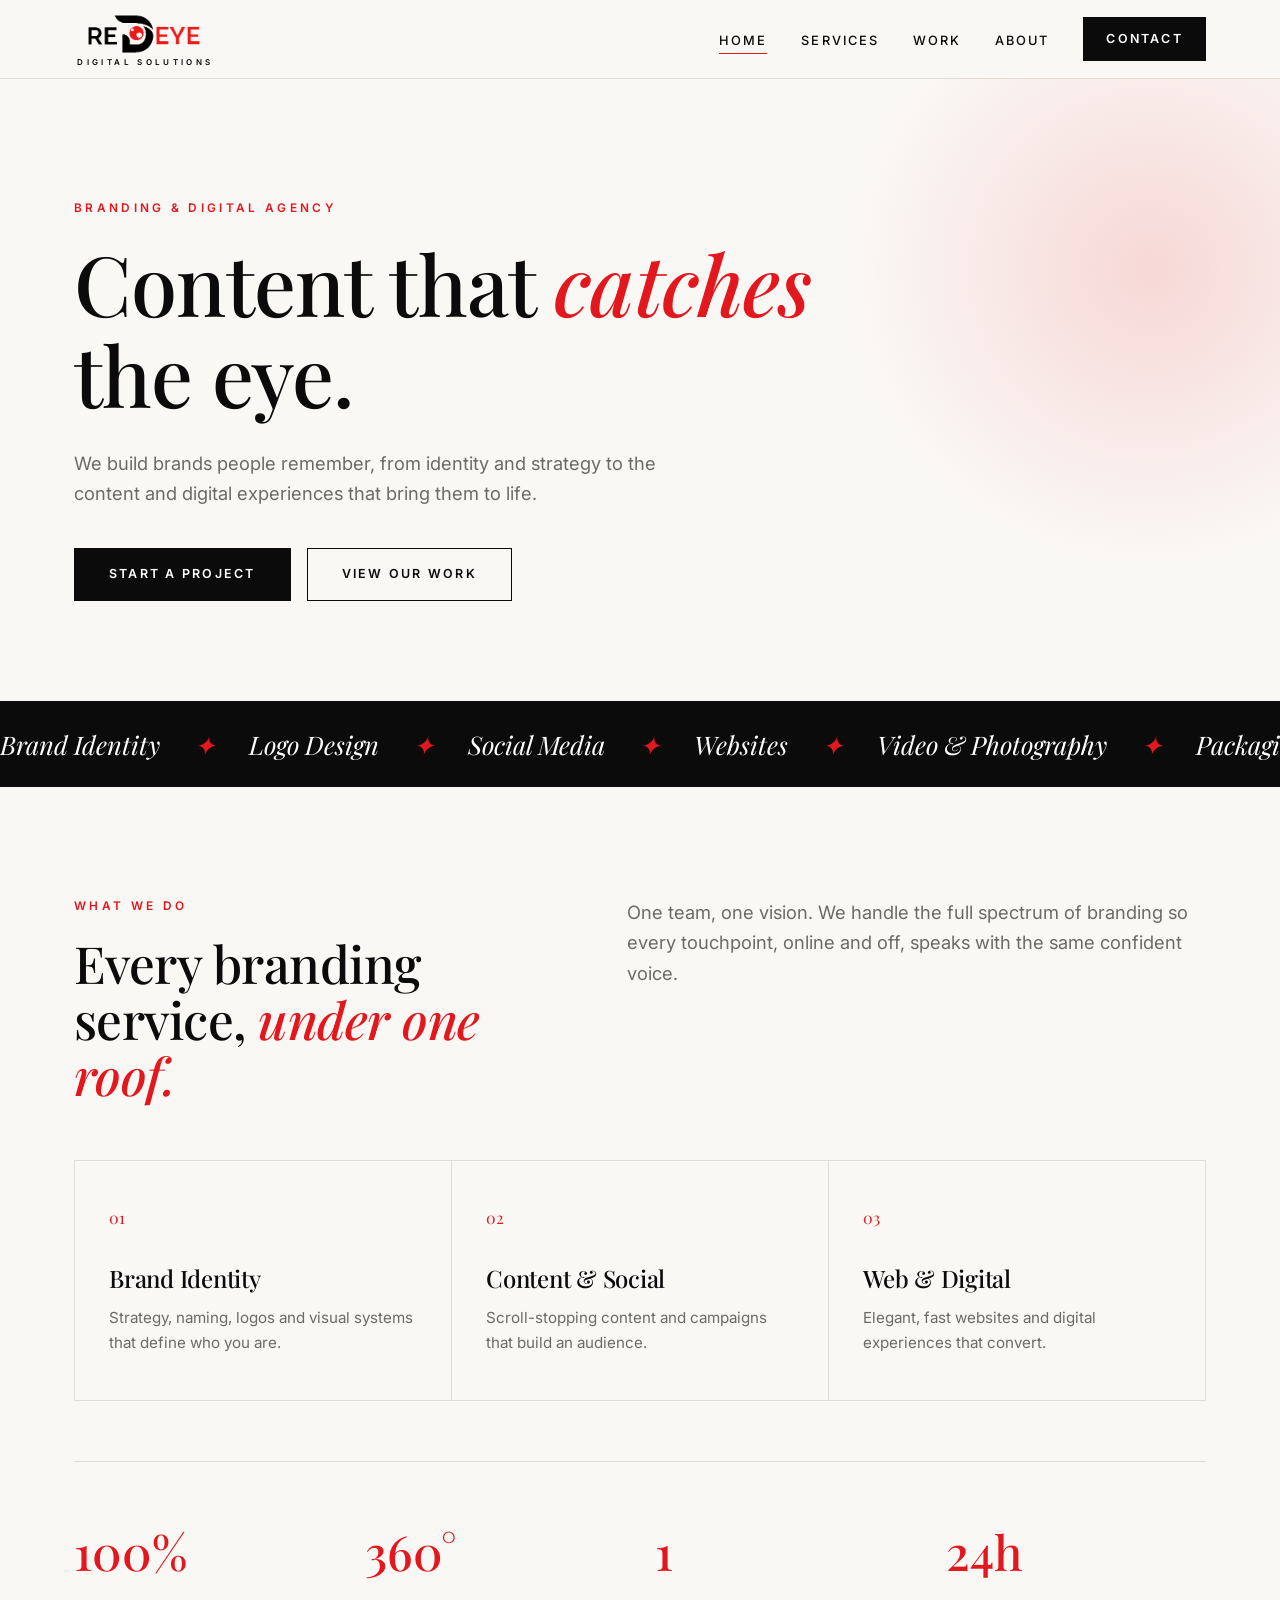
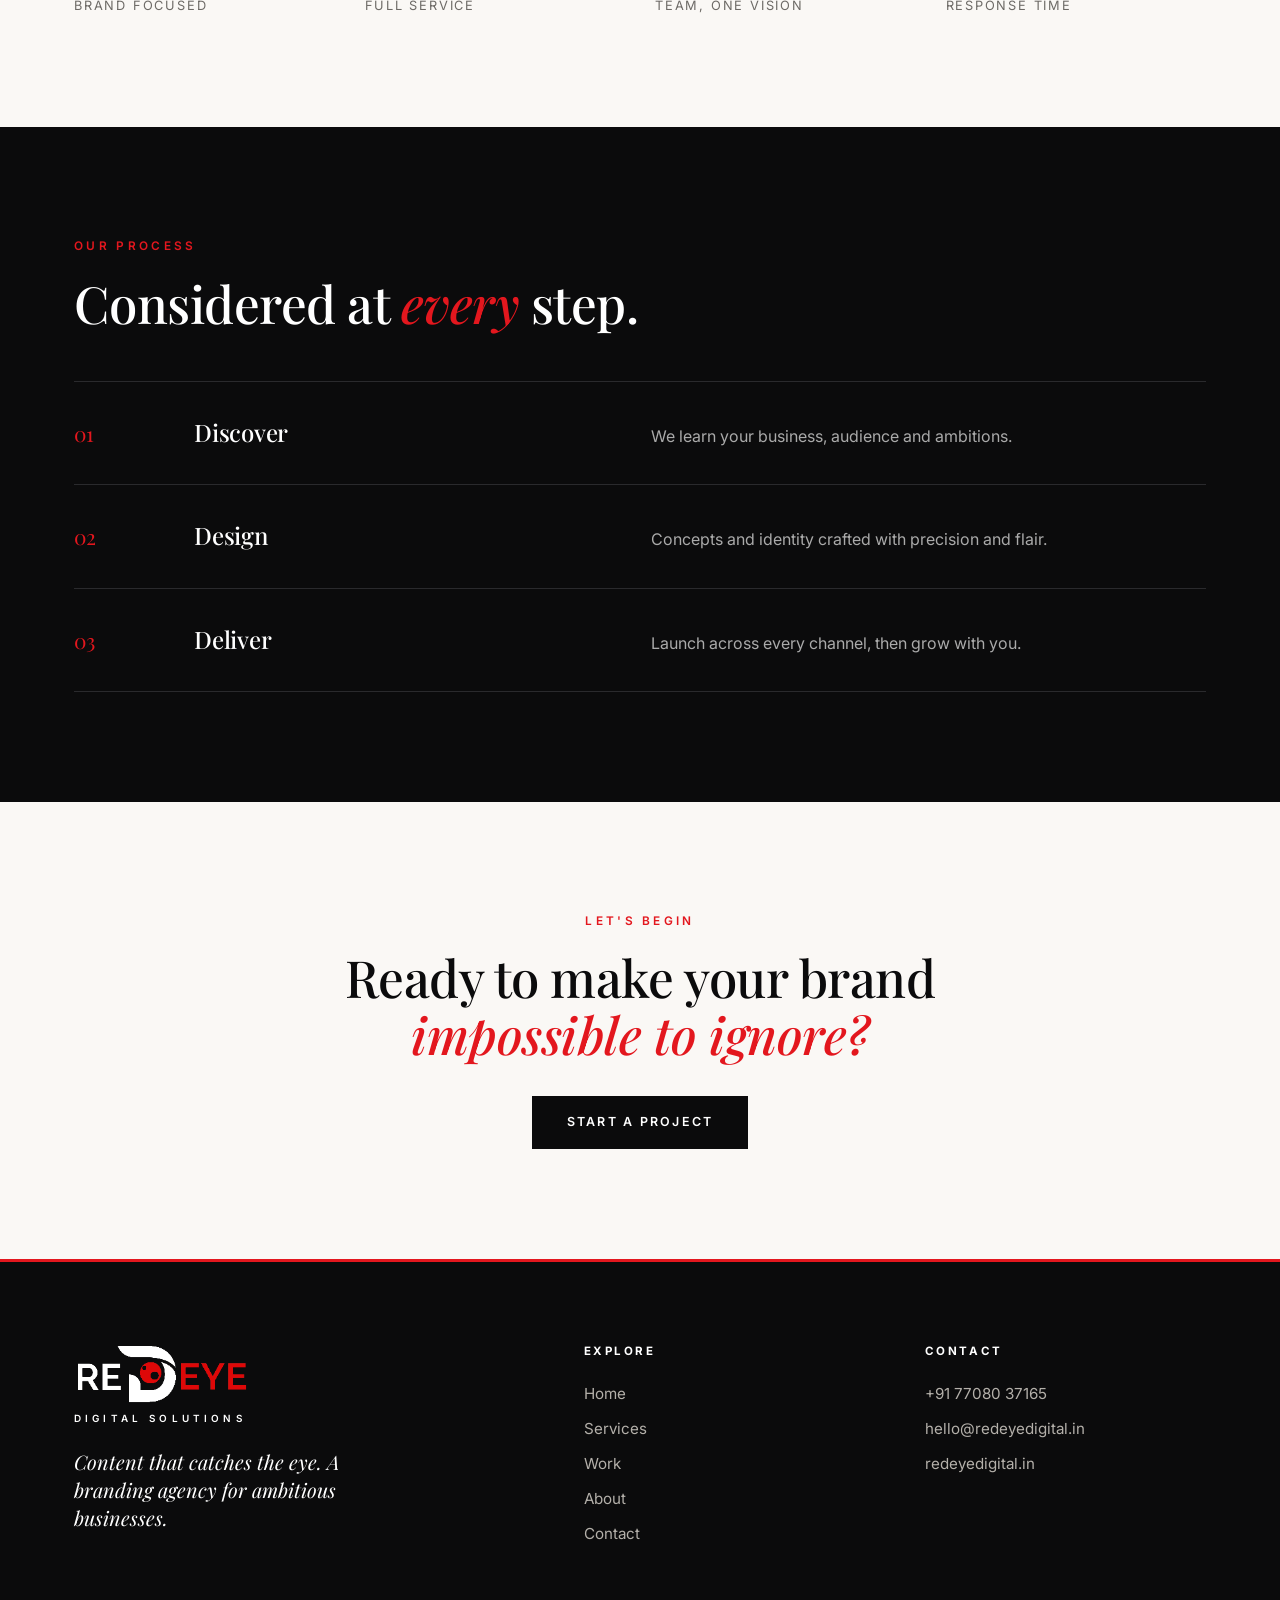
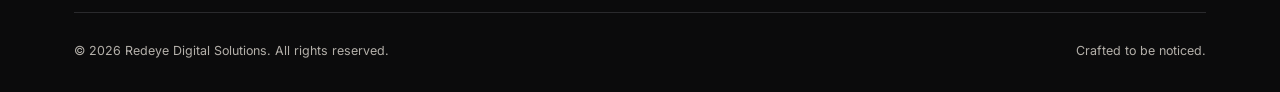
<file: index.html>
<!doctype html>
<html lang="en"><head><meta charset="utf-8"><meta name="viewport" content="width=device-width,initial-scale=1">
<title>Redeye Digital Solutions | Branding Agency</title><meta name="description" content="Redeye Digital Solutions is a branding agency creating content that catches the eye.">
<link rel="icon" href="assets/logo.png">
<link rel="preconnect" href="https://fonts.googleapis.com"><link rel="preconnect" href="https://fonts.gstatic.com" crossorigin>
<link href="https://fonts.googleapis.com/css2?family=Inter:wght@400;500;600&family=Playfair+Display:ital,wght@0,400;0,500;1,400;1,500&display=swap" rel="stylesheet">
<link rel="stylesheet" href="assets/style.css"></head><body>
<header><div class="wrap nav"><a class="brand" href="index.html" aria-label="Redeye Digital Solutions"><img src="assets/logo.png" alt="Redeye"><small>Digital Solutions</small></a>
<nav><button class="burger" aria-label="Menu">&#9776;</button><ul><li><a href="index.html" class=on>Home</a></li><li><a href="services.html">Services</a></li><li><a href="work.html">Work</a></li><li><a href="about.html">About</a></li><li><a class="btn" href="contact.html">Contact</a></li></ul></nav></div></header>

<section class="hero"><div class="wrap"><span class="eyebrow">Branding &amp; Digital Agency</span>
<h1>Content that <em>catches</em><br>the eye.</h1>
<p class="lead">We build brands people remember, from identity and strategy to the content and digital experiences that bring them to life.</p>
<div class="cta"><a class="btn" href="contact.html">Start a project</a><a class="btn ghost" href="work.html">View our work</a></div></div></section>
<div class="marquee"><div>Brand Identity <span>&#10022;</span> Logo Design <span>&#10022;</span> Social Media <span>&#10022;</span> Websites <span>&#10022;</span> Video &amp; Photography <span>&#10022;</span> Packaging <span>&#10022;</span> Advertising <span>&#10022;</span> SEO <span>&#10022;</span> Brand Identity <span>&#10022;</span> Logo Design <span>&#10022;</span> Social Media <span>&#10022;</span> Websites <span>&#10022;</span> Video &amp; Photography <span>&#10022;</span> Packaging <span>&#10022;</span> Advertising <span>&#10022;</span> SEO <span>&#10022;</span></div></div>
<section><div class="wrap"><div class="split reveal"><div><span class="eyebrow">What we do</span><h2>Every branding service, <em>under one roof.</em></h2></div>
<p class="lead">One team, one vision. We handle the full spectrum of branding so every touchpoint, online and off, speaks with the same confident voice.</p></div>
<div class="cards reveal">
<div class="card"><span class="n">01</span><h3>Brand Identity</h3><p>Strategy, naming, logos and visual systems that define who you are.</p></div>
<div class="card"><span class="n">02</span><h3>Content &amp; Social</h3><p>Scroll-stopping content and campaigns that build an audience.</p></div>
<div class="card"><span class="n">03</span><h3>Web &amp; Digital</h3><p>Elegant, fast websites and digital experiences that convert.</p></div></div>
<div class="stats reveal"><div><b>100%</b><span>Brand focused</span></div><div><b>360&deg;</b><span>Full service</span></div><div><b>1</b><span>Team, one vision</span></div><div><b>24h</b><span>Response time</span></div></div></div></section>
<section class="dark"><div class="wrap"><div class="reveal"><span class="eyebrow">Our process</span><h2>Considered at <em>every</em> step.</h2></div>
<div class="steps reveal"><div class="step"><i>01</i><h3>Discover</h3><p>We learn your business, audience and ambitions.</p></div><div class="step"><i>02</i><h3>Design</h3><p>Concepts and identity crafted with precision and flair.</p></div><div class="step"><i>03</i><h3>Deliver</h3><p>Launch across every channel, then grow with you.</p></div></div></div></section>
<section class="cta-band"><div class="wrap reveal"><span class="eyebrow">Let's begin</span><h2>Ready to make your brand <em>impossible to ignore?</em></h2><a class="btn" href="contact.html">Start a project</a></div></section>
<footer><div class="wrap"><div class="fgrid"><div><a class="brand flogo" href="index.html" aria-label="Redeye Digital Solutions"><img src="assets/logo-light.png" alt="Redeye"><small>Digital Solutions</small></a><p class="ftag">Content that catches the eye. A branding agency for ambitious businesses.</p></div>
<div><h4>Explore</h4><ul><li><a href="index.html">Home</a></li><li><a href="services.html">Services</a></li><li><a href="work.html">Work</a></li><li><a href="about.html">About</a></li><li><a href="contact.html">Contact</a></li></ul></div>
<div><h4>Contact</h4><ul><li><a href="tel:+917708037165">+91 77080 37165</a></li><li><a href="mailto:hello@redeyedigital.in">hello@redeyedigital.in</a></li><li><a href="https://redeyedigital.in">redeyedigital.in</a></li></ul></div></div>
<div class="copy"><span>&copy; 2026 Redeye Digital Solutions. All rights reserved.</span><span>Crafted to be noticed.</span></div></div></footer>
<script src="assets/script.js"></script></body></html>
</file>
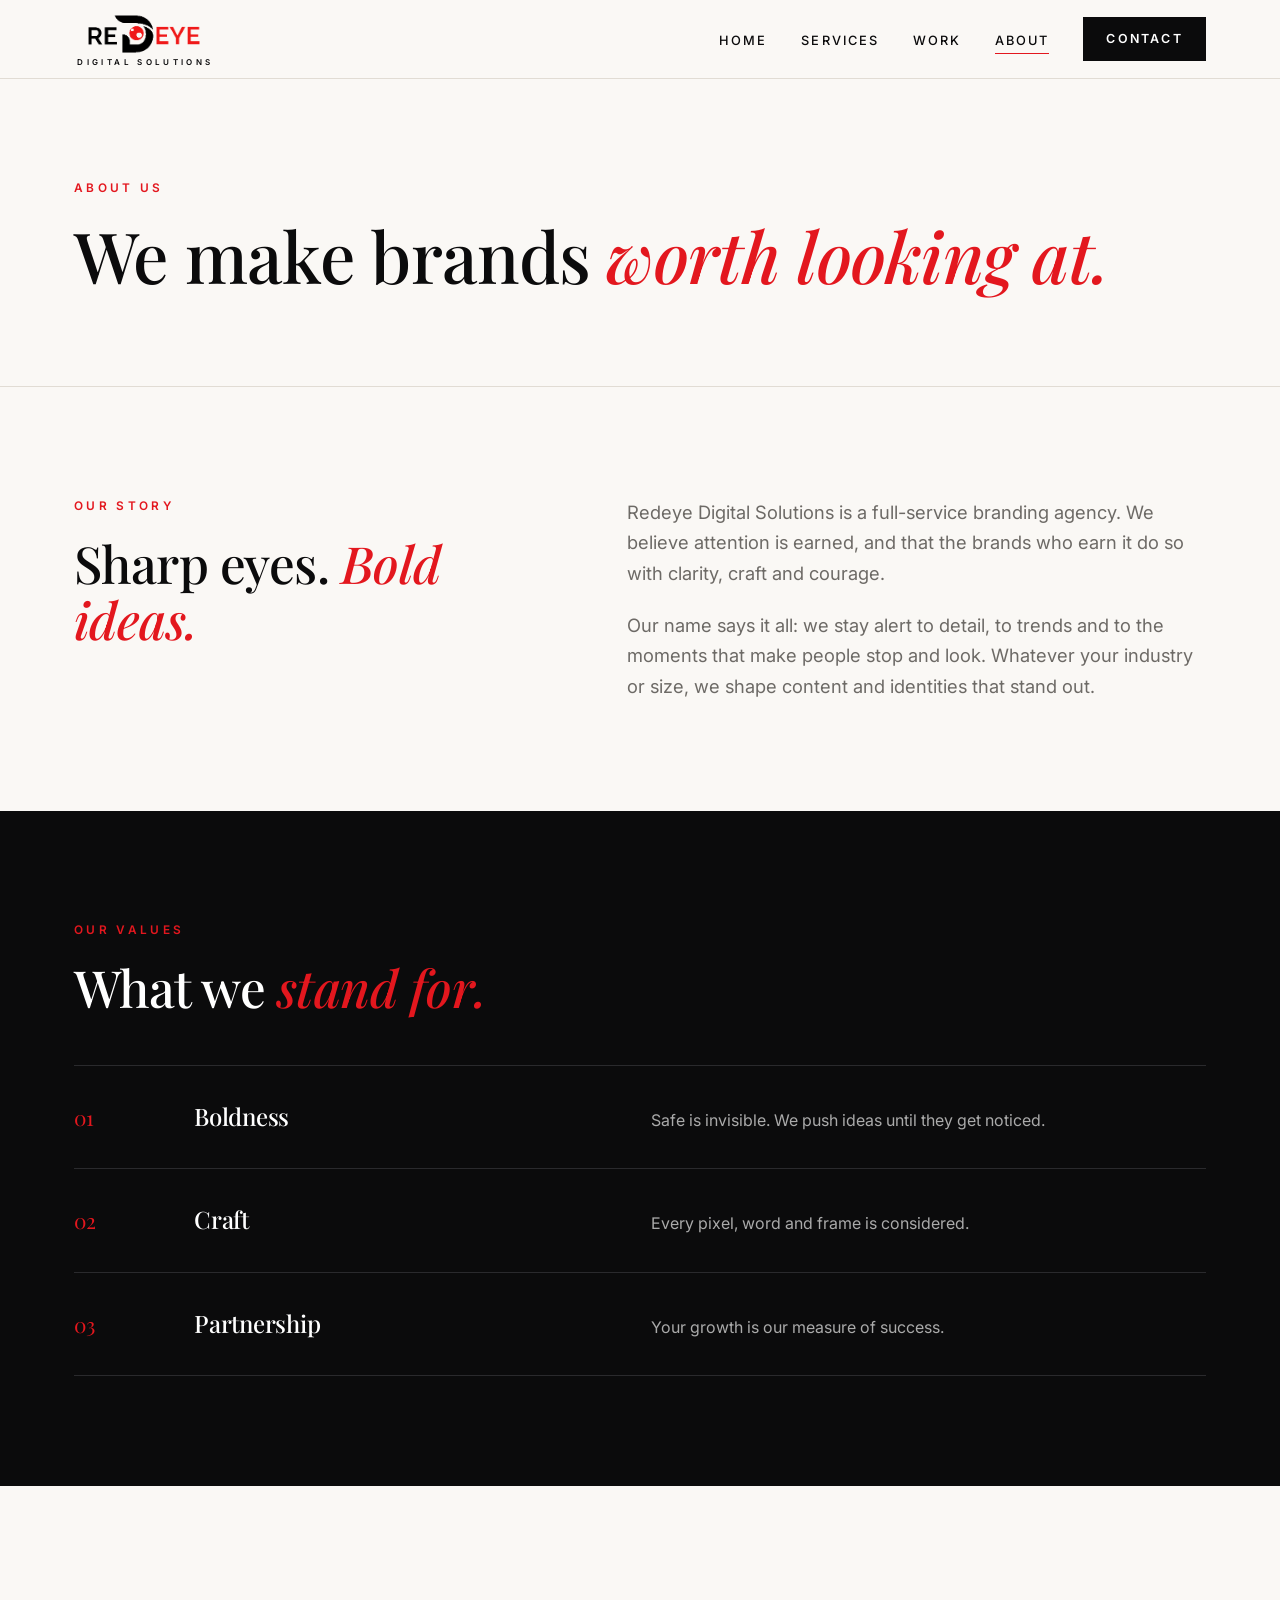
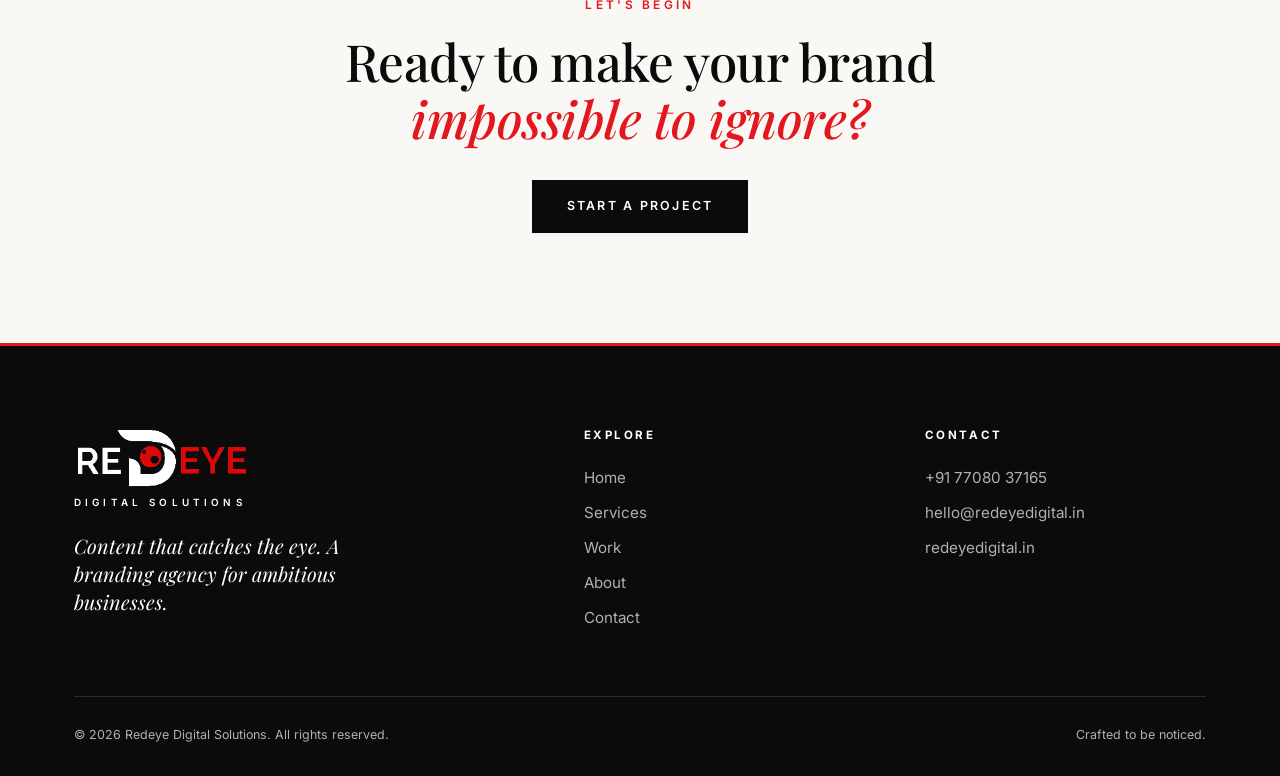
<file: about.html>
<!doctype html>
<html lang="en"><head><meta charset="utf-8"><meta name="viewport" content="width=device-width,initial-scale=1">
<title>About | Redeye Digital Solutions</title><meta name="description" content="About Redeye Digital Solutions, a branding agency creating content that catches the eye.">
<link rel="icon" href="assets/logo.png">
<link rel="preconnect" href="https://fonts.googleapis.com"><link rel="preconnect" href="https://fonts.gstatic.com" crossorigin>
<link href="https://fonts.googleapis.com/css2?family=Inter:wght@400;500;600&family=Playfair+Display:ital,wght@0,400;0,500;1,400;1,500&display=swap" rel="stylesheet">
<link rel="stylesheet" href="assets/style.css"></head><body>
<header><div class="wrap nav"><a class="brand" href="index.html" aria-label="Redeye Digital Solutions"><img src="assets/logo.png" alt="Redeye"><small>Digital Solutions</small></a>
<nav><button class="burger" aria-label="Menu">&#9776;</button><ul><li><a href="index.html">Home</a></li><li><a href="services.html">Services</a></li><li><a href="work.html">Work</a></li><li><a href="about.html" class=on>About</a></li><li><a class="btn" href="contact.html">Contact</a></li></ul></nav></div></header>

<section class="page-hero"><div class="wrap"><span class="eyebrow">About us</span><h1>We make brands <em>worth looking at.</em></h1></div></section>
<section><div class="wrap split reveal"><div><span class="eyebrow">Our story</span><h2>Sharp eyes. <em>Bold ideas.</em></h2></div>
<div><p class="lead" style="margin-bottom:22px">Redeye Digital Solutions is a full-service branding agency. We believe attention is earned, and that the brands who earn it do so with clarity, craft and courage.</p>
<p class="lead">Our name says it all: we stay alert to detail, to trends and to the moments that make people stop and look. Whatever your industry or size, we shape content and identities that stand out.</p></div></div></section>
<section class="dark"><div class="wrap"><div class="reveal"><span class="eyebrow">Our values</span><h2>What we <em>stand for.</em></h2></div>
<div class="steps reveal"><div class="step"><i>01</i><h3>Boldness</h3><p>Safe is invisible. We push ideas until they get noticed.</p></div><div class="step"><i>02</i><h3>Craft</h3><p>Every pixel, word and frame is considered.</p></div><div class="step"><i>03</i><h3>Partnership</h3><p>Your growth is our measure of success.</p></div></div></div></section><section class="cta-band"><div class="wrap reveal"><span class="eyebrow">Let's begin</span><h2>Ready to make your brand <em>impossible to ignore?</em></h2><a class="btn" href="contact.html">Start a project</a></div></section>
<footer><div class="wrap"><div class="fgrid"><div><a class="brand flogo" href="index.html" aria-label="Redeye Digital Solutions"><img src="assets/logo-light.png" alt="Redeye"><small>Digital Solutions</small></a><p class="ftag">Content that catches the eye. A branding agency for ambitious businesses.</p></div>
<div><h4>Explore</h4><ul><li><a href="index.html">Home</a></li><li><a href="services.html">Services</a></li><li><a href="work.html">Work</a></li><li><a href="about.html">About</a></li><li><a href="contact.html">Contact</a></li></ul></div>
<div><h4>Contact</h4><ul><li><a href="tel:+917708037165">+91 77080 37165</a></li><li><a href="mailto:hello@redeyedigital.in">hello@redeyedigital.in</a></li><li><a href="https://redeyedigital.in">redeyedigital.in</a></li></ul></div></div>
<div class="copy"><span>&copy; 2026 Redeye Digital Solutions. All rights reserved.</span><span>Crafted to be noticed.</span></div></div></footer>
<script src="assets/script.js"></script></body></html>
</file>
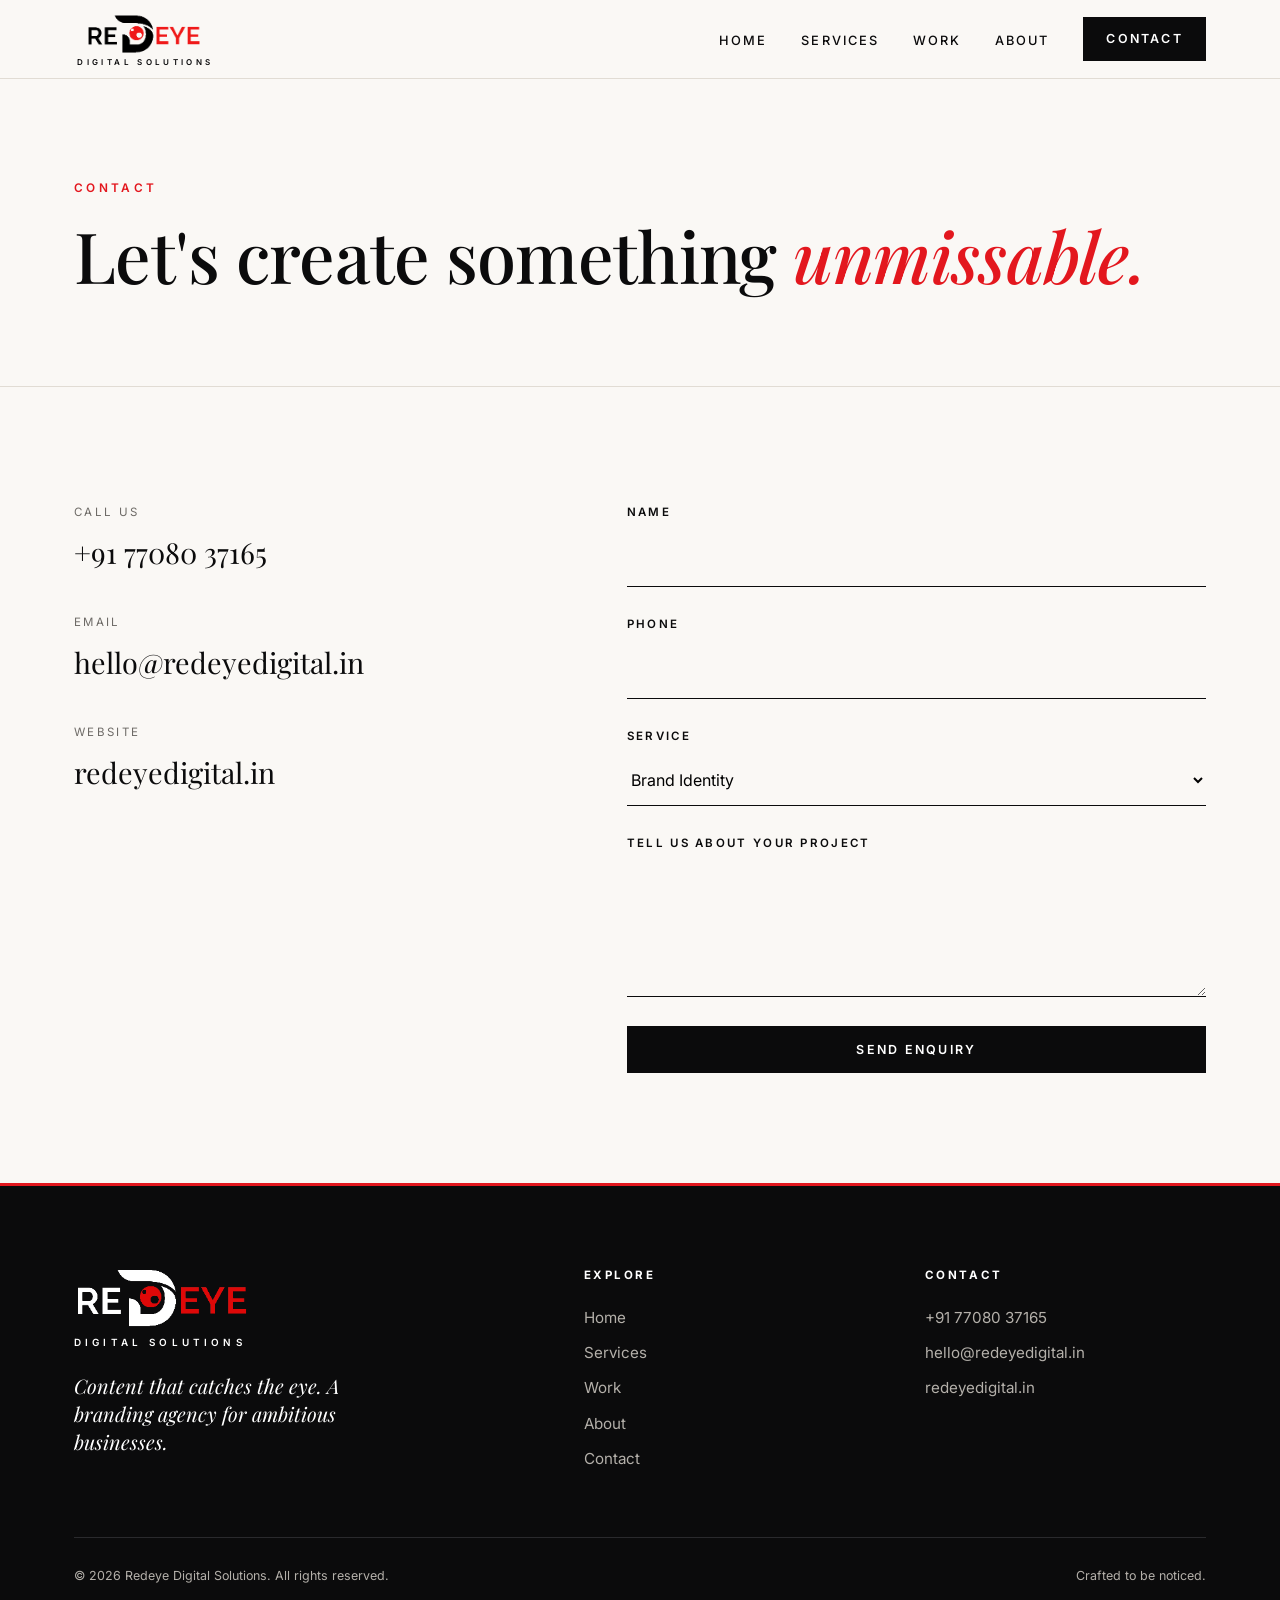
<file: contact.html>
<!doctype html>
<html lang="en"><head><meta charset="utf-8"><meta name="viewport" content="width=device-width,initial-scale=1">
<title>Contact | Redeye Digital Solutions</title><meta name="description" content="Contact Redeye Digital Solutions to start your branding project.">
<link rel="icon" href="assets/logo.png">
<link rel="preconnect" href="https://fonts.googleapis.com"><link rel="preconnect" href="https://fonts.gstatic.com" crossorigin>
<link href="https://fonts.googleapis.com/css2?family=Inter:wght@400;500;600&family=Playfair+Display:ital,wght@0,400;0,500;1,400;1,500&display=swap" rel="stylesheet">
<link rel="stylesheet" href="assets/style.css"></head><body>
<header><div class="wrap nav"><a class="brand" href="index.html" aria-label="Redeye Digital Solutions"><img src="assets/logo.png" alt="Redeye"><small>Digital Solutions</small></a>
<nav><button class="burger" aria-label="Menu">&#9776;</button><ul><li><a href="index.html">Home</a></li><li><a href="services.html">Services</a></li><li><a href="work.html">Work</a></li><li><a href="about.html">About</a></li><li><a class="btn" href="contact.html">Contact</a></li></ul></nav></div></header>

<section class="page-hero"><div class="wrap"><span class="eyebrow">Contact</span><h1>Let's create something <em>unmissable.</em></h1></div></section>
<section><div class="wrap split">
<div class="info reveal"><span>Call us</span><a href="tel:+917708037165">+91 77080 37165</a><span>Email</span><a href="mailto:hello@redeyedigital.in">hello@redeyedigital.in</a><span>Website</span><a href="https://redeyedigital.in">redeyedigital.in</a></div>
<form id="enquiry" class="reveal"><div><label for="name">Name</label><input id="name" name="name" required></div>
<div><label for="phone">Phone</label><input id="phone" name="phone" type="tel"></div>
<div><label for="service">Service</label><select id="service" name="service"><option>Brand Identity</option><option>Content &amp; Social</option><option>Web &amp; Digital</option><option>Advertising</option><option>Print &amp; Packaging</option><option>Something else</option></select></div>
<div><label for="message">Tell us about your project</label><textarea id="message" name="message" rows="4" required></textarea></div>
<button class="btn" type="submit">Send enquiry</button></form></div></section>
<footer><div class="wrap"><div class="fgrid"><div><a class="brand flogo" href="index.html" aria-label="Redeye Digital Solutions"><img src="assets/logo-light.png" alt="Redeye"><small>Digital Solutions</small></a><p class="ftag">Content that catches the eye. A branding agency for ambitious businesses.</p></div>
<div><h4>Explore</h4><ul><li><a href="index.html">Home</a></li><li><a href="services.html">Services</a></li><li><a href="work.html">Work</a></li><li><a href="about.html">About</a></li><li><a href="contact.html">Contact</a></li></ul></div>
<div><h4>Contact</h4><ul><li><a href="tel:+917708037165">+91 77080 37165</a></li><li><a href="mailto:hello@redeyedigital.in">hello@redeyedigital.in</a></li><li><a href="https://redeyedigital.in">redeyedigital.in</a></li></ul></div></div>
<div class="copy"><span>&copy; 2026 Redeye Digital Solutions. All rights reserved.</span><span>Crafted to be noticed.</span></div></div></footer>
<script src="assets/script.js"></script></body></html>
</file>
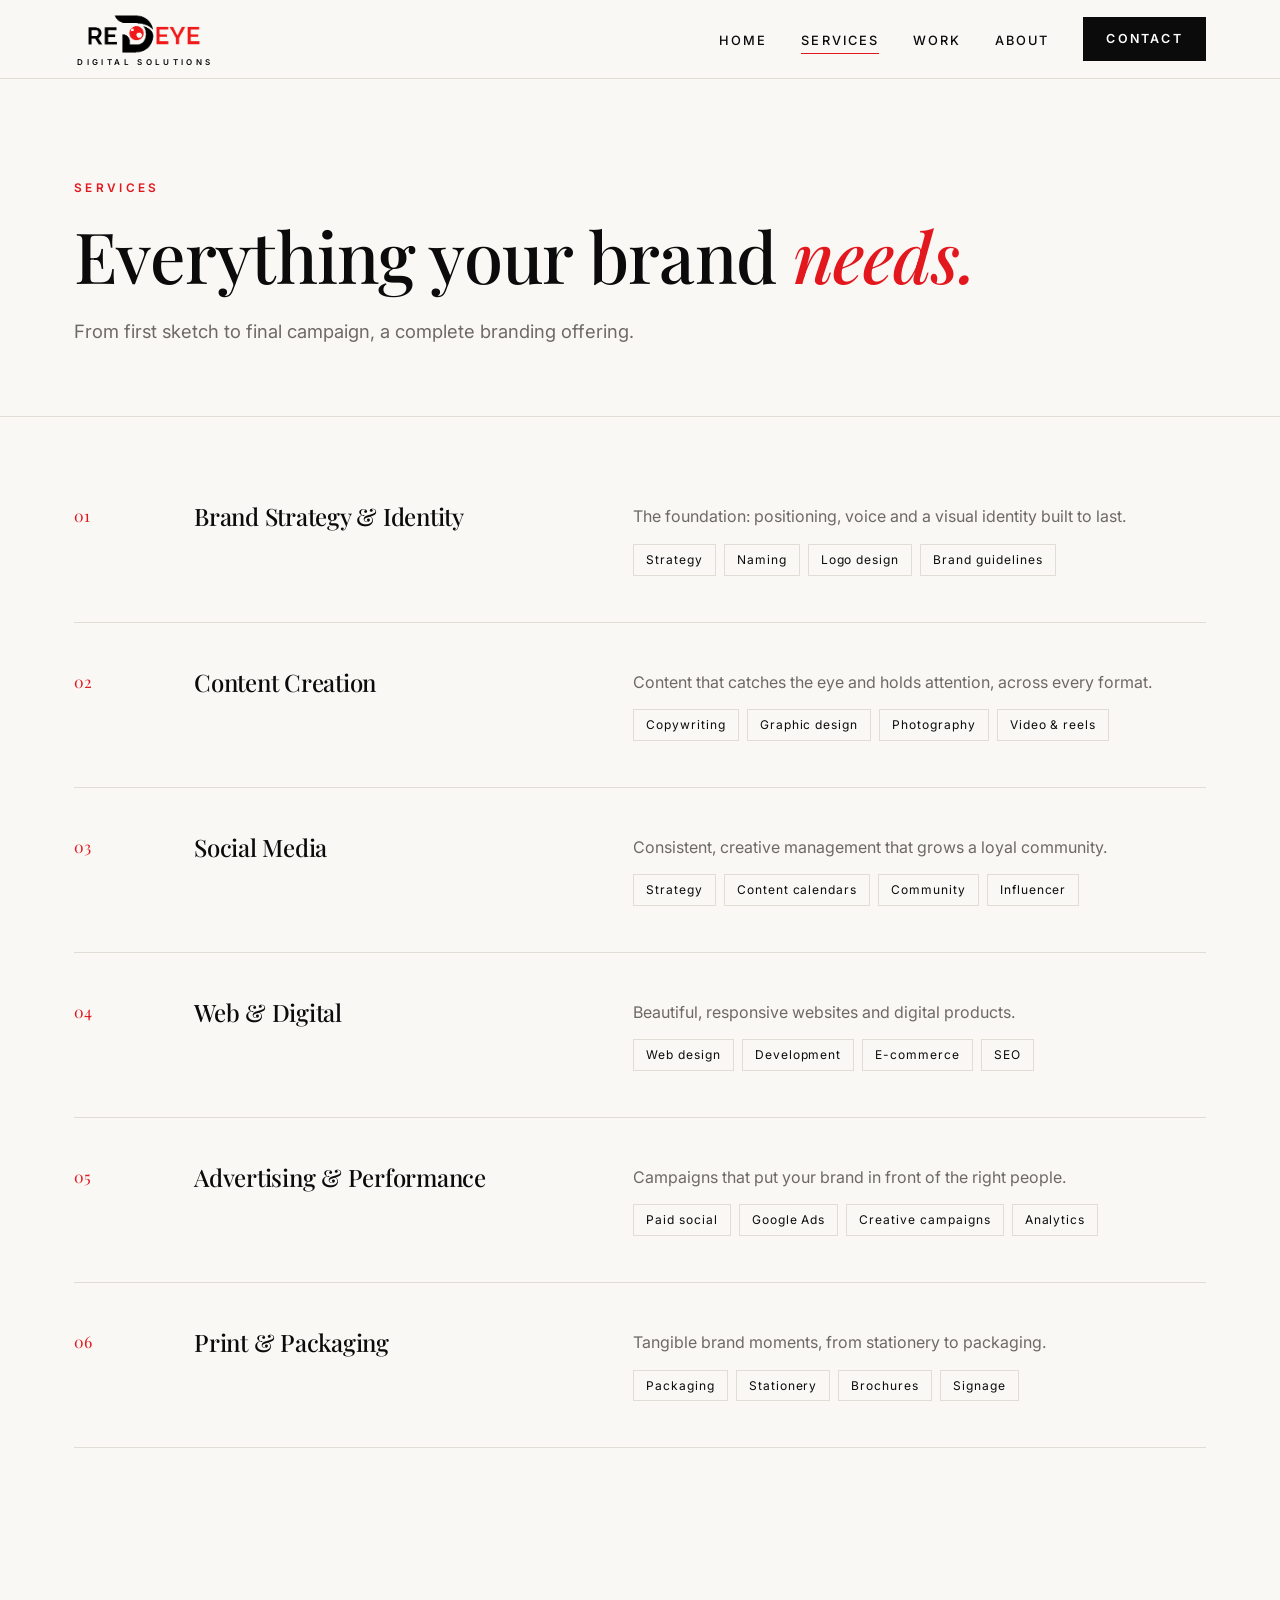
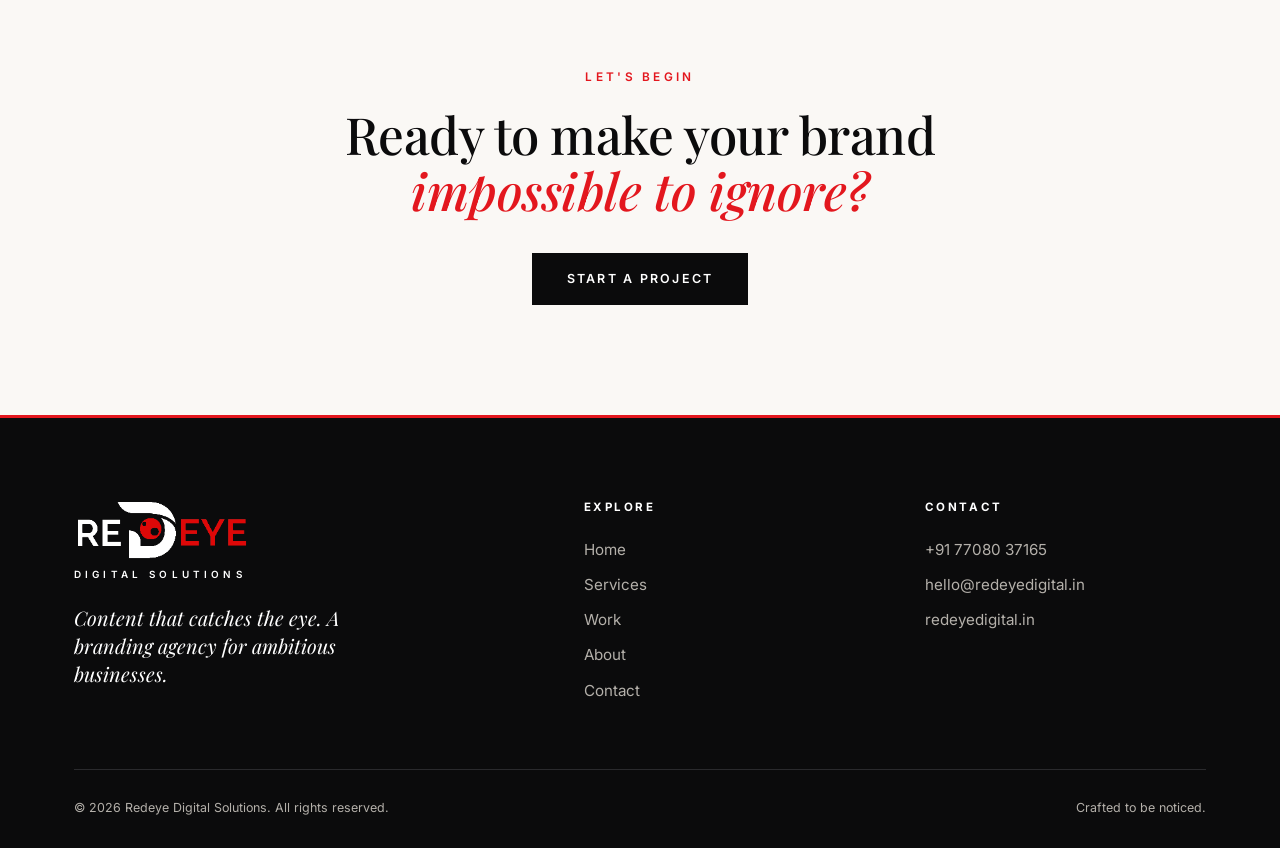
<file: services.html>
<!doctype html>
<html lang="en"><head><meta charset="utf-8"><meta name="viewport" content="width=device-width,initial-scale=1">
<title>Services | Redeye Digital Solutions</title><meta name="description" content="All branding services: identity, content, social, web, video, packaging, advertising.">
<link rel="icon" href="assets/logo.png">
<link rel="preconnect" href="https://fonts.googleapis.com"><link rel="preconnect" href="https://fonts.gstatic.com" crossorigin>
<link href="https://fonts.googleapis.com/css2?family=Inter:wght@400;500;600&family=Playfair+Display:ital,wght@0,400;0,500;1,400;1,500&display=swap" rel="stylesheet">
<link rel="stylesheet" href="assets/style.css"></head><body>
<header><div class="wrap nav"><a class="brand" href="index.html" aria-label="Redeye Digital Solutions"><img src="assets/logo.png" alt="Redeye"><small>Digital Solutions</small></a>
<nav><button class="burger" aria-label="Menu">&#9776;</button><ul><li><a href="index.html">Home</a></li><li><a href="services.html" class=on>Services</a></li><li><a href="work.html">Work</a></li><li><a href="about.html">About</a></li><li><a class="btn" href="contact.html">Contact</a></li></ul></nav></div></header>

<section class="page-hero"><div class="wrap"><span class="eyebrow">Services</span><h1>Everything your brand <em>needs.</em></h1><p class="lead">From first sketch to final campaign, a complete branding offering.</p></div></section>
<section style="padding-top:40px"><div class="wrap">
<div class="svc reveal"><i>01</i><h3>Brand Strategy &amp; Identity</h3><div><p>The foundation: positioning, voice and a visual identity built to last.</p><ul><li>Strategy</li><li>Naming</li><li>Logo design</li><li>Brand guidelines</li></ul></div></div>
<div class="svc reveal"><i>02</i><h3>Content Creation</h3><div><p>Content that catches the eye and holds attention, across every format.</p><ul><li>Copywriting</li><li>Graphic design</li><li>Photography</li><li>Video &amp; reels</li></ul></div></div>
<div class="svc reveal"><i>03</i><h3>Social Media</h3><div><p>Consistent, creative management that grows a loyal community.</p><ul><li>Strategy</li><li>Content calendars</li><li>Community</li><li>Influencer</li></ul></div></div>
<div class="svc reveal"><i>04</i><h3>Web &amp; Digital</h3><div><p>Beautiful, responsive websites and digital products.</p><ul><li>Web design</li><li>Development</li><li>E-commerce</li><li>SEO</li></ul></div></div>
<div class="svc reveal"><i>05</i><h3>Advertising &amp; Performance</h3><div><p>Campaigns that put your brand in front of the right people.</p><ul><li>Paid social</li><li>Google Ads</li><li>Creative campaigns</li><li>Analytics</li></ul></div></div>
<div class="svc reveal"><i>06</i><h3>Print &amp; Packaging</h3><div><p>Tangible brand moments, from stationery to packaging.</p><ul><li>Packaging</li><li>Stationery</li><li>Brochures</li><li>Signage</li></ul></div></div>
</div></section><section class="cta-band"><div class="wrap reveal"><span class="eyebrow">Let's begin</span><h2>Ready to make your brand <em>impossible to ignore?</em></h2><a class="btn" href="contact.html">Start a project</a></div></section>
<footer><div class="wrap"><div class="fgrid"><div><a class="brand flogo" href="index.html" aria-label="Redeye Digital Solutions"><img src="assets/logo-light.png" alt="Redeye"><small>Digital Solutions</small></a><p class="ftag">Content that catches the eye. A branding agency for ambitious businesses.</p></div>
<div><h4>Explore</h4><ul><li><a href="index.html">Home</a></li><li><a href="services.html">Services</a></li><li><a href="work.html">Work</a></li><li><a href="about.html">About</a></li><li><a href="contact.html">Contact</a></li></ul></div>
<div><h4>Contact</h4><ul><li><a href="tel:+917708037165">+91 77080 37165</a></li><li><a href="mailto:hello@redeyedigital.in">hello@redeyedigital.in</a></li><li><a href="https://redeyedigital.in">redeyedigital.in</a></li></ul></div></div>
<div class="copy"><span>&copy; 2026 Redeye Digital Solutions. All rights reserved.</span><span>Crafted to be noticed.</span></div></div></footer>
<script src="assets/script.js"></script></body></html>
</file>
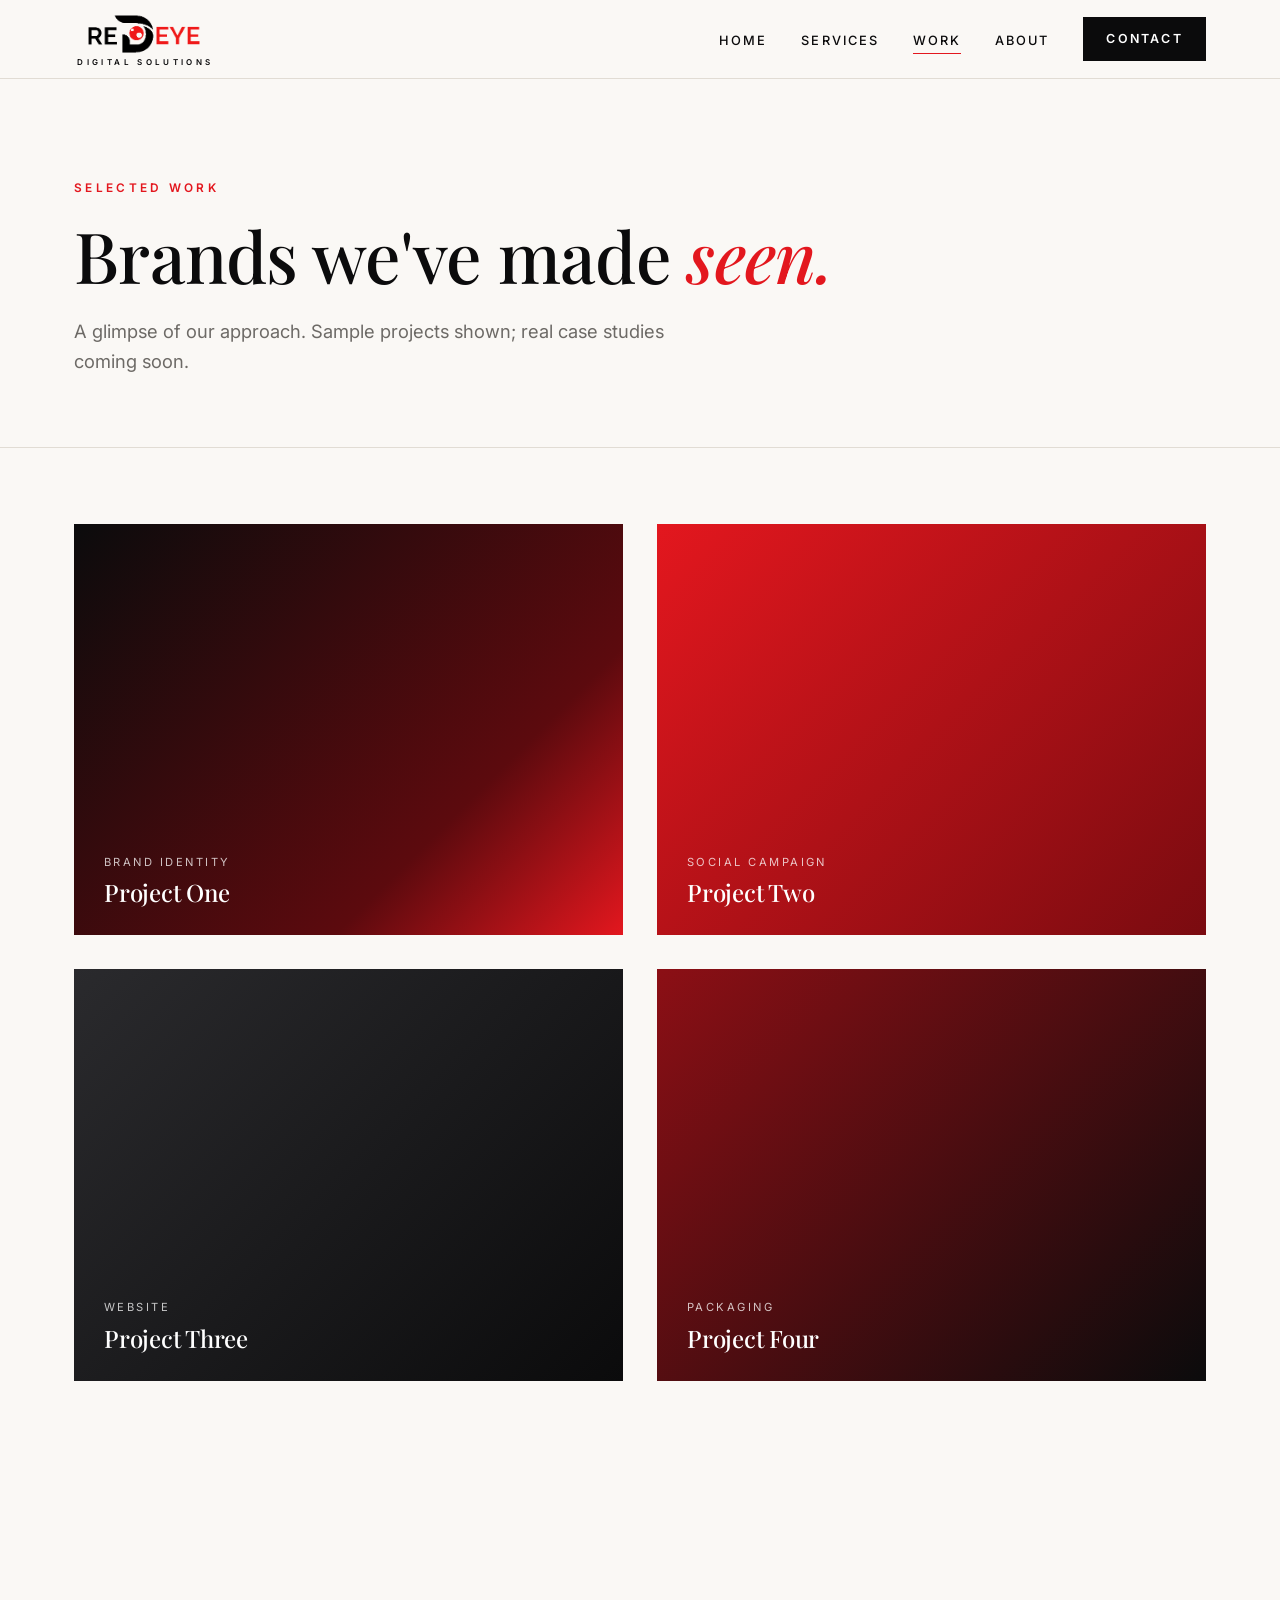
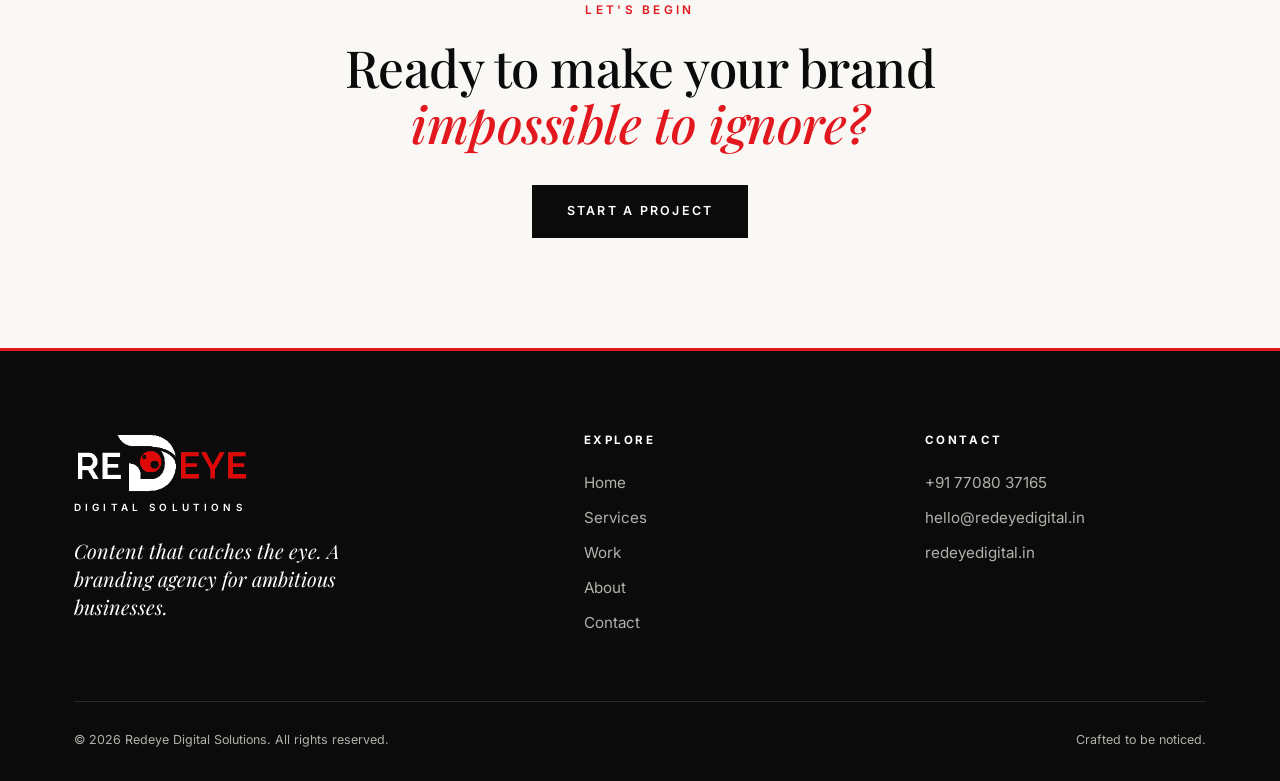
<file: work.html>
<!doctype html>
<html lang="en"><head><meta charset="utf-8"><meta name="viewport" content="width=device-width,initial-scale=1">
<title>Work | Redeye Digital Solutions</title><meta name="description" content="Selected branding and digital projects by Redeye Digital Solutions.">
<link rel="icon" href="assets/logo.png">
<link rel="preconnect" href="https://fonts.googleapis.com"><link rel="preconnect" href="https://fonts.gstatic.com" crossorigin>
<link href="https://fonts.googleapis.com/css2?family=Inter:wght@400;500;600&family=Playfair+Display:ital,wght@0,400;0,500;1,400;1,500&display=swap" rel="stylesheet">
<link rel="stylesheet" href="assets/style.css"></head><body>
<header><div class="wrap nav"><a class="brand" href="index.html" aria-label="Redeye Digital Solutions"><img src="assets/logo.png" alt="Redeye"><small>Digital Solutions</small></a>
<nav><button class="burger" aria-label="Menu">&#9776;</button><ul><li><a href="index.html">Home</a></li><li><a href="services.html">Services</a></li><li><a href="work.html" class=on>Work</a></li><li><a href="about.html">About</a></li><li><a class="btn" href="contact.html">Contact</a></li></ul></nav></div></header>

<section class="page-hero"><div class="wrap"><span class="eyebrow">Selected work</span><h1>Brands we've made <em>seen.</em></h1><p class="lead">A glimpse of our approach. Sample projects shown; real case studies coming soon.</p></div></section>
<section style="padding-top:20px"><div class="wrap"><div class="work">
<a class="proj reveal" href="contact.html"><div><small>Brand Identity</small><h3>Project One</h3></div></a>
<a class="proj reveal" href="contact.html"><div><small>Social Campaign</small><h3>Project Two</h3></div></a>
<a class="proj reveal" href="contact.html"><div><small>Website</small><h3>Project Three</h3></div></a>
<a class="proj reveal" href="contact.html"><div><small>Packaging</small><h3>Project Four</h3></div></a></div></div></section><section class="cta-band"><div class="wrap reveal"><span class="eyebrow">Let's begin</span><h2>Ready to make your brand <em>impossible to ignore?</em></h2><a class="btn" href="contact.html">Start a project</a></div></section>
<footer><div class="wrap"><div class="fgrid"><div><a class="brand flogo" href="index.html" aria-label="Redeye Digital Solutions"><img src="assets/logo-light.png" alt="Redeye"><small>Digital Solutions</small></a><p class="ftag">Content that catches the eye. A branding agency for ambitious businesses.</p></div>
<div><h4>Explore</h4><ul><li><a href="index.html">Home</a></li><li><a href="services.html">Services</a></li><li><a href="work.html">Work</a></li><li><a href="about.html">About</a></li><li><a href="contact.html">Contact</a></li></ul></div>
<div><h4>Contact</h4><ul><li><a href="tel:+917708037165">+91 77080 37165</a></li><li><a href="mailto:hello@redeyedigital.in">hello@redeyedigital.in</a></li><li><a href="https://redeyedigital.in">redeyedigital.in</a></li></ul></div></div>
<div class="copy"><span>&copy; 2026 Redeye Digital Solutions. All rights reserved.</span><span>Crafted to be noticed.</span></div></div></footer>
<script src="assets/script.js"></script></body></html>
</file>
<file: assets/style.css>
:root{--red:#e3171e;--ink:#0b0b0c;--paper:#faf8f5;--stone:#efebe5;--mute:#6d6a66;--line:#e1dcd4;
--serif:'Playfair Display',Georgia,serif;--sans:'Inter',system-ui,sans-serif}
*{box-sizing:border-box;margin:0;padding:0}
html{scroll-behavior:smooth}
body{font-family:var(--sans);color:var(--ink);background:var(--paper);line-height:1.65;-webkit-font-smoothing:antialiased}
img{max-width:100%;display:block}a{color:inherit;text-decoration:none}
.wrap{max-width:1180px;margin:0 auto;padding:0 24px}
h1,h2,h3{font-family:var(--serif);font-weight:500;line-height:1.1;letter-spacing:-.01em}
h1{font-size:clamp(2.6rem,6.5vw,5.2rem)}h2{font-size:clamp(2rem,4vw,3.2rem)}h3{font-size:1.5rem}
em{color:var(--red);font-style:italic}
.eyebrow{font-size:.74rem;letter-spacing:.28em;text-transform:uppercase;color:var(--red);font-weight:600;display:block;margin-bottom:18px}
p.lead{font-size:1.15rem;color:var(--mute);max-width:620px}
section{padding:110px 0}
/* nav */
header{position:sticky;top:0;z-index:50;background:rgba(250,248,245,.9);backdrop-filter:blur(14px);border-bottom:1px solid var(--line)}
.nav{display:flex;align-items:center;justify-content:space-between;height:78px}
.brand{display:flex;flex-direction:column;align-items:center;line-height:1}
.brand img{height:42px;width:auto}
.brand small{font-size:.5rem;letter-spacing:.42em;text-transform:uppercase;color:var(--ink);margin-top:3px;font-weight:600;padding-left:.42em}
nav ul{display:flex;gap:34px;list-style:none;align-items:center}
nav a{font-size:.8rem;letter-spacing:.16em;text-transform:uppercase;font-weight:500;position:relative;padding:6px 0}
nav a:not(.btn)::after{content:"";position:absolute;left:0;bottom:0;height:1px;width:0;background:var(--red);transition:width .3s}
nav a:not(.btn):hover::after,nav a.on::after{width:100%}
.btn{display:inline-block;padding:15px 34px;background:var(--ink);color:#fff;font-size:.78rem;letter-spacing:.18em;text-transform:uppercase;font-weight:600;border:1px solid var(--ink);transition:.3s;cursor:pointer;font-family:var(--sans)}
.btn:hover{background:var(--red);border-color:var(--red)}
.btn.ghost{background:transparent;color:var(--ink)}.btn.ghost:hover{color:#fff}
nav .btn{padding:11px 22px}
.burger{display:none;background:none;border:0;font-size:1.6rem;cursor:pointer}
/* hero */
.hero{padding:120px 0 100px;position:relative;overflow:hidden}
.hero::before{content:"";position:absolute;right:-180px;top:-120px;width:620px;height:620px;border-radius:50%;background:radial-gradient(circle,rgba(227,23,30,.14),transparent 68%)}
.hero .wrap{position:relative}
.hero h1{max-width:900px;margin-bottom:28px}
.hero .cta{display:flex;gap:16px;margin-top:40px;flex-wrap:wrap}
.page-hero{padding:100px 0 70px;border-bottom:1px solid var(--line)}
.page-hero h1{font-size:clamp(2.4rem,5.5vw,4.4rem);margin-bottom:22px}
/* marquee */
.marquee{background:var(--ink);color:#fff;overflow:hidden;padding:22px 0;white-space:nowrap}
.marquee div{display:inline-block;animation:slide 32s linear infinite;font-family:var(--serif);font-size:1.6rem;font-style:italic}
.marquee span{margin:0 28px;color:var(--red)}
@keyframes slide{to{transform:translateX(-50%)}}
/* grids */
.split{display:grid;grid-template-columns:1fr 1.2fr;gap:70px;align-items:start}
.cards{display:grid;grid-template-columns:repeat(3,1fr);gap:1px;background:var(--line);border:1px solid var(--line);margin-top:56px}
.card{background:var(--paper);padding:44px 34px;transition:.35s}
.card:hover{background:var(--ink);color:#fff}.card:hover p{color:#bbb}
.card .n{font-family:var(--serif);color:var(--red);font-size:1rem;display:block;margin-bottom:34px}
.card h3{margin-bottom:14px}.card p{color:var(--mute);font-size:.95rem;transition:.35s}
.stats{display:grid;grid-template-columns:repeat(4,1fr);gap:30px;margin-top:60px;border-top:1px solid var(--line);padding-top:50px}
.stats b{font-family:var(--serif);font-size:3rem;font-weight:500;display:block;color:var(--red)}
.stats span{font-size:.8rem;letter-spacing:.14em;text-transform:uppercase;color:var(--mute)}
.dark{background:var(--ink);color:#fff}.dark p.lead{color:#aaa}
/* work */
.work{display:grid;grid-template-columns:repeat(2,1fr);gap:34px;margin-top:56px}
.proj{position:relative;aspect-ratio:4/3;overflow:hidden;display:flex;align-items:flex-end;padding:30px;color:#fff}
.proj::before{content:"";position:absolute;inset:0;transition:transform .7s}
.proj:hover::before{transform:scale(1.07)}
.proj:nth-child(1)::before{background:linear-gradient(135deg,#0b0b0c,#5c0a0e 70%,#e3171e)}
.proj:nth-child(2)::before{background:linear-gradient(135deg,#e3171e,#7a0b10)}
.proj:nth-child(3)::before{background:linear-gradient(135deg,#2a2a2d,#0b0b0c)}
.proj:nth-child(4)::before{background:linear-gradient(135deg,#8c0f15,#0b0b0c)}
.proj div{position:relative}.proj small{letter-spacing:.22em;text-transform:uppercase;font-size:.7rem;opacity:.75}
.proj h3{margin-top:6px}
/* process */
.steps{margin-top:50px;border-top:1px solid #2a2a2d}
.step{display:grid;grid-template-columns:90px 1fr 1.3fr;gap:30px;padding:34px 0;border-bottom:1px solid #2a2a2d;align-items:baseline}
.step i{font-family:var(--serif);color:var(--red);font-style:normal;font-size:1.3rem}.step p{color:#aaa}
/* list */
.svc{display:grid;grid-template-columns:90px 1fr 1.4fr;gap:30px;padding:46px 0;border-bottom:1px solid var(--line);align-items:start}
.svc i{font-family:var(--serif);color:var(--red);font-style:normal}
.svc p{color:var(--mute)}.svc ul{margin-top:14px;list-style:none;display:flex;flex-wrap:wrap;gap:8px}
.svc li{font-size:.75rem;letter-spacing:.08em;border:1px solid var(--line);padding:5px 12px}
/* contact */
form{display:grid;gap:22px}
label{font-size:.72rem;letter-spacing:.2em;text-transform:uppercase;font-weight:600}
input,select,textarea{width:100%;margin-top:8px;padding:14px 0;border:0;border-bottom:1px solid var(--ink);background:transparent;font:inherit;border-radius:0}
input:focus,select:focus,textarea:focus{outline:0;border-color:var(--red)}
.info a{font-family:var(--serif);font-size:1.8rem;display:block;margin:6px 0 30px;transition:color .3s}.info a:hover{color:var(--red)}
.info span{font-size:.72rem;letter-spacing:.2em;text-transform:uppercase;color:var(--mute)}
.cta-band{text-align:center}.cta-band h2{max-width:760px;margin:0 auto 34px}
/* footer */
footer{background:var(--ink);color:#b4b0aa;padding:80px 0 30px;border-top:3px solid var(--red)}
.fgrid{display:grid;grid-template-columns:1.6fr 1fr 1fr;gap:60px;padding-bottom:56px;border-bottom:1px solid #2a2a2d}
.flogo{align-items:flex-start}.flogo img{height:64px}.flogo small{font-size:.62rem;padding-left:0;margin-top:8px;color:#fff}
.ftag{margin-top:24px;max-width:340px;font-family:var(--serif);font-size:1.25rem;font-style:italic;color:#fff;line-height:1.4}
footer h4{color:#fff;font-size:.72rem;letter-spacing:.22em;text-transform:uppercase;margin-bottom:20px}
footer li{list-style:none;margin-bottom:10px;font-size:.95rem}footer a{transition:color .3s}footer a:hover{color:var(--red)}
.copy{padding-top:28px;font-size:.78rem;display:flex;justify-content:space-between;flex-wrap:wrap;gap:10px}
.reveal{opacity:0;transform:translateY(28px);transition:.9s cubic-bezier(.2,.7,.2,1)}.reveal.in{opacity:1;transform:none}
@media(max-width:860px){
section{padding:76px 0}.split,.work,.fgrid{grid-template-columns:1fr}.cards{grid-template-columns:1fr}.stats{grid-template-columns:1fr 1fr}
.step,.svc{grid-template-columns:50px 1fr;gap:14px}.step p,.svc div:last-child{grid-column:2}
.burger{display:block}nav ul{display:none;position:absolute;top:78px;left:0;right:0;background:var(--paper);flex-direction:column;padding:26px;gap:20px;border-bottom:1px solid var(--line)}
nav ul.open{display:flex}}
</file>
